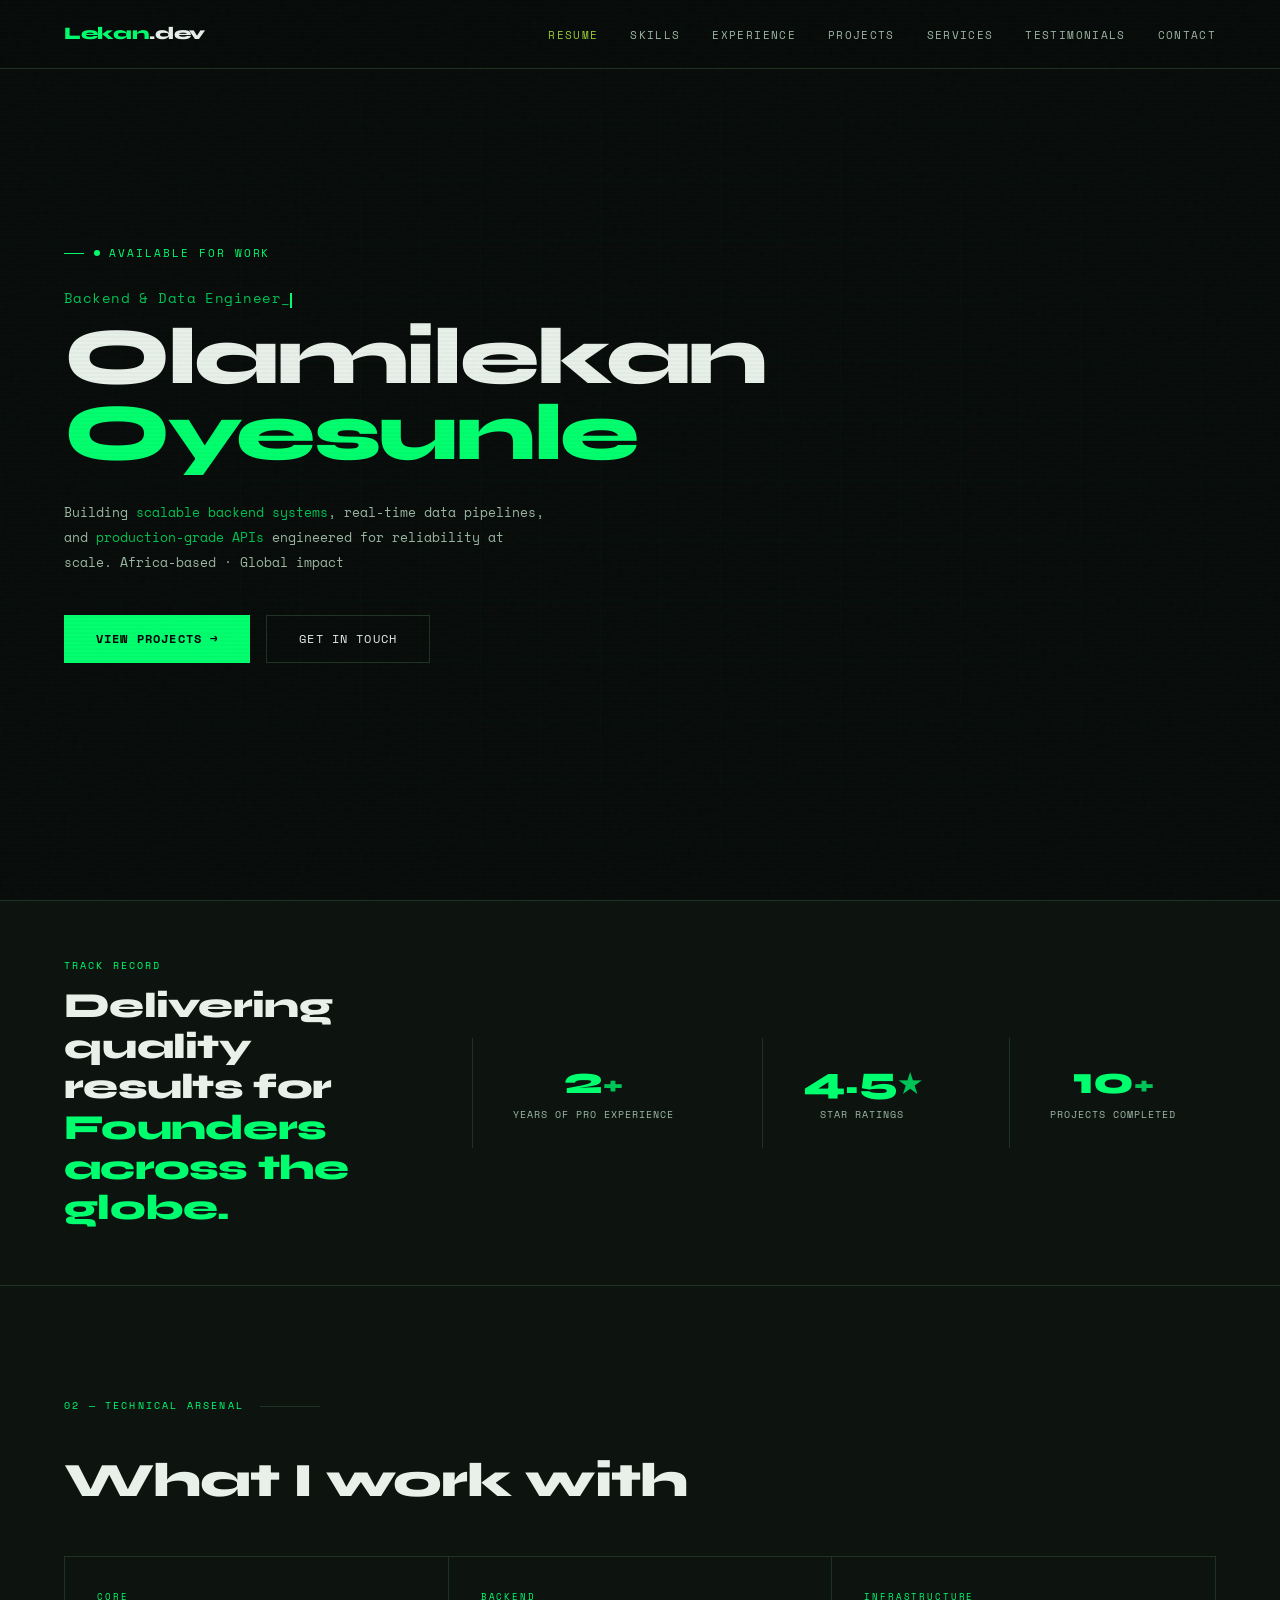
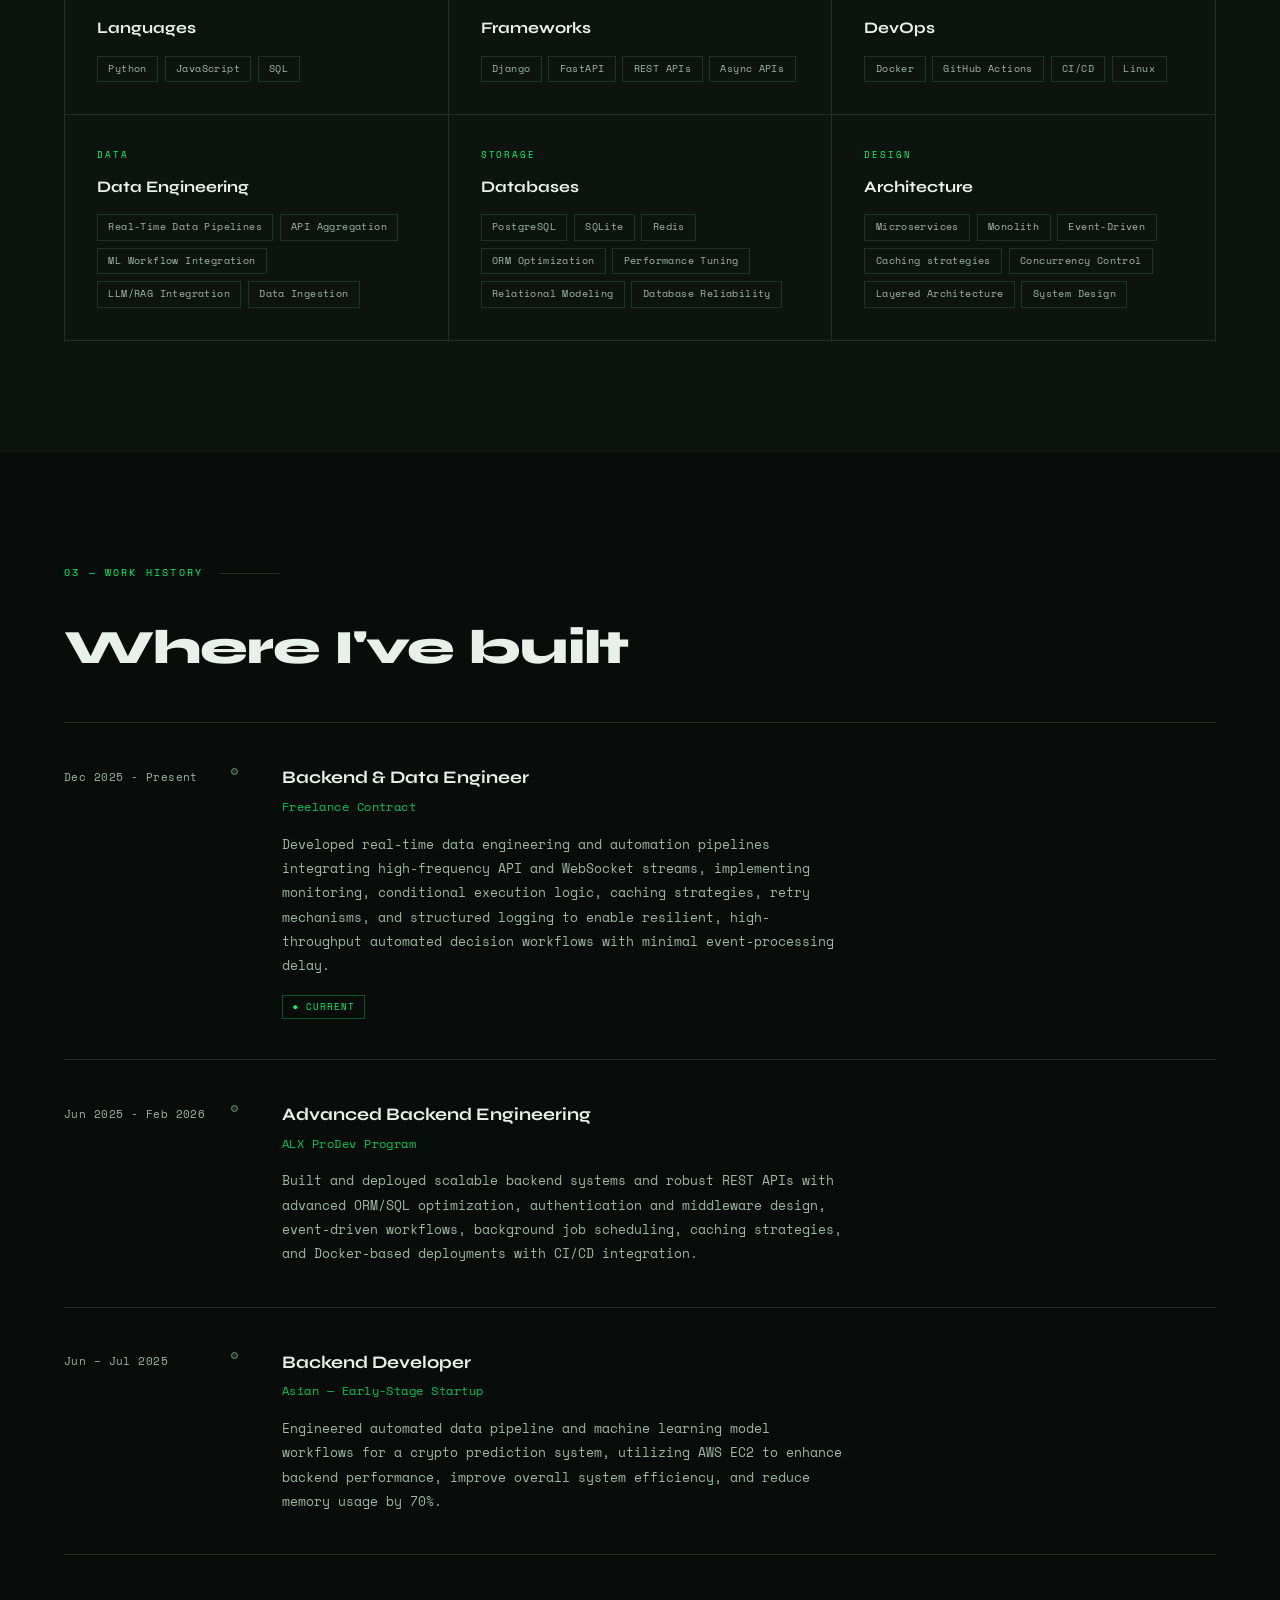
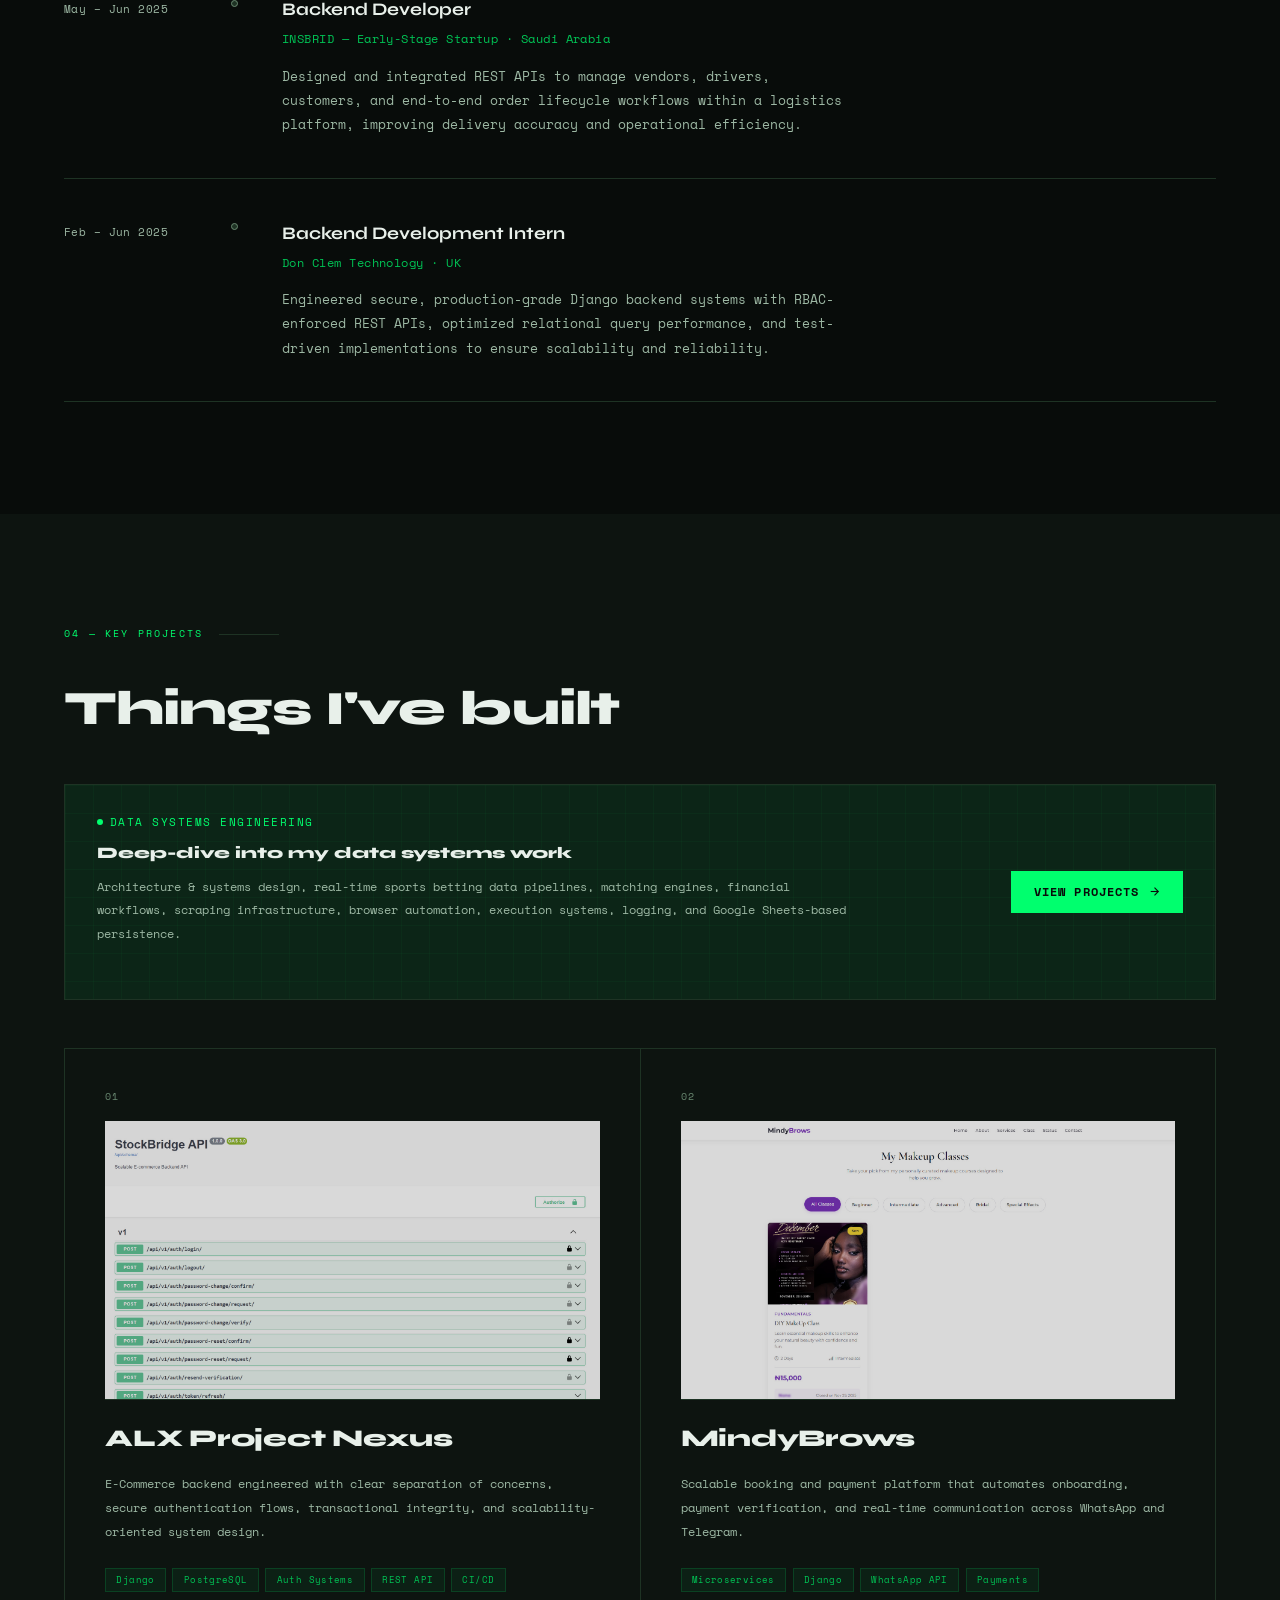
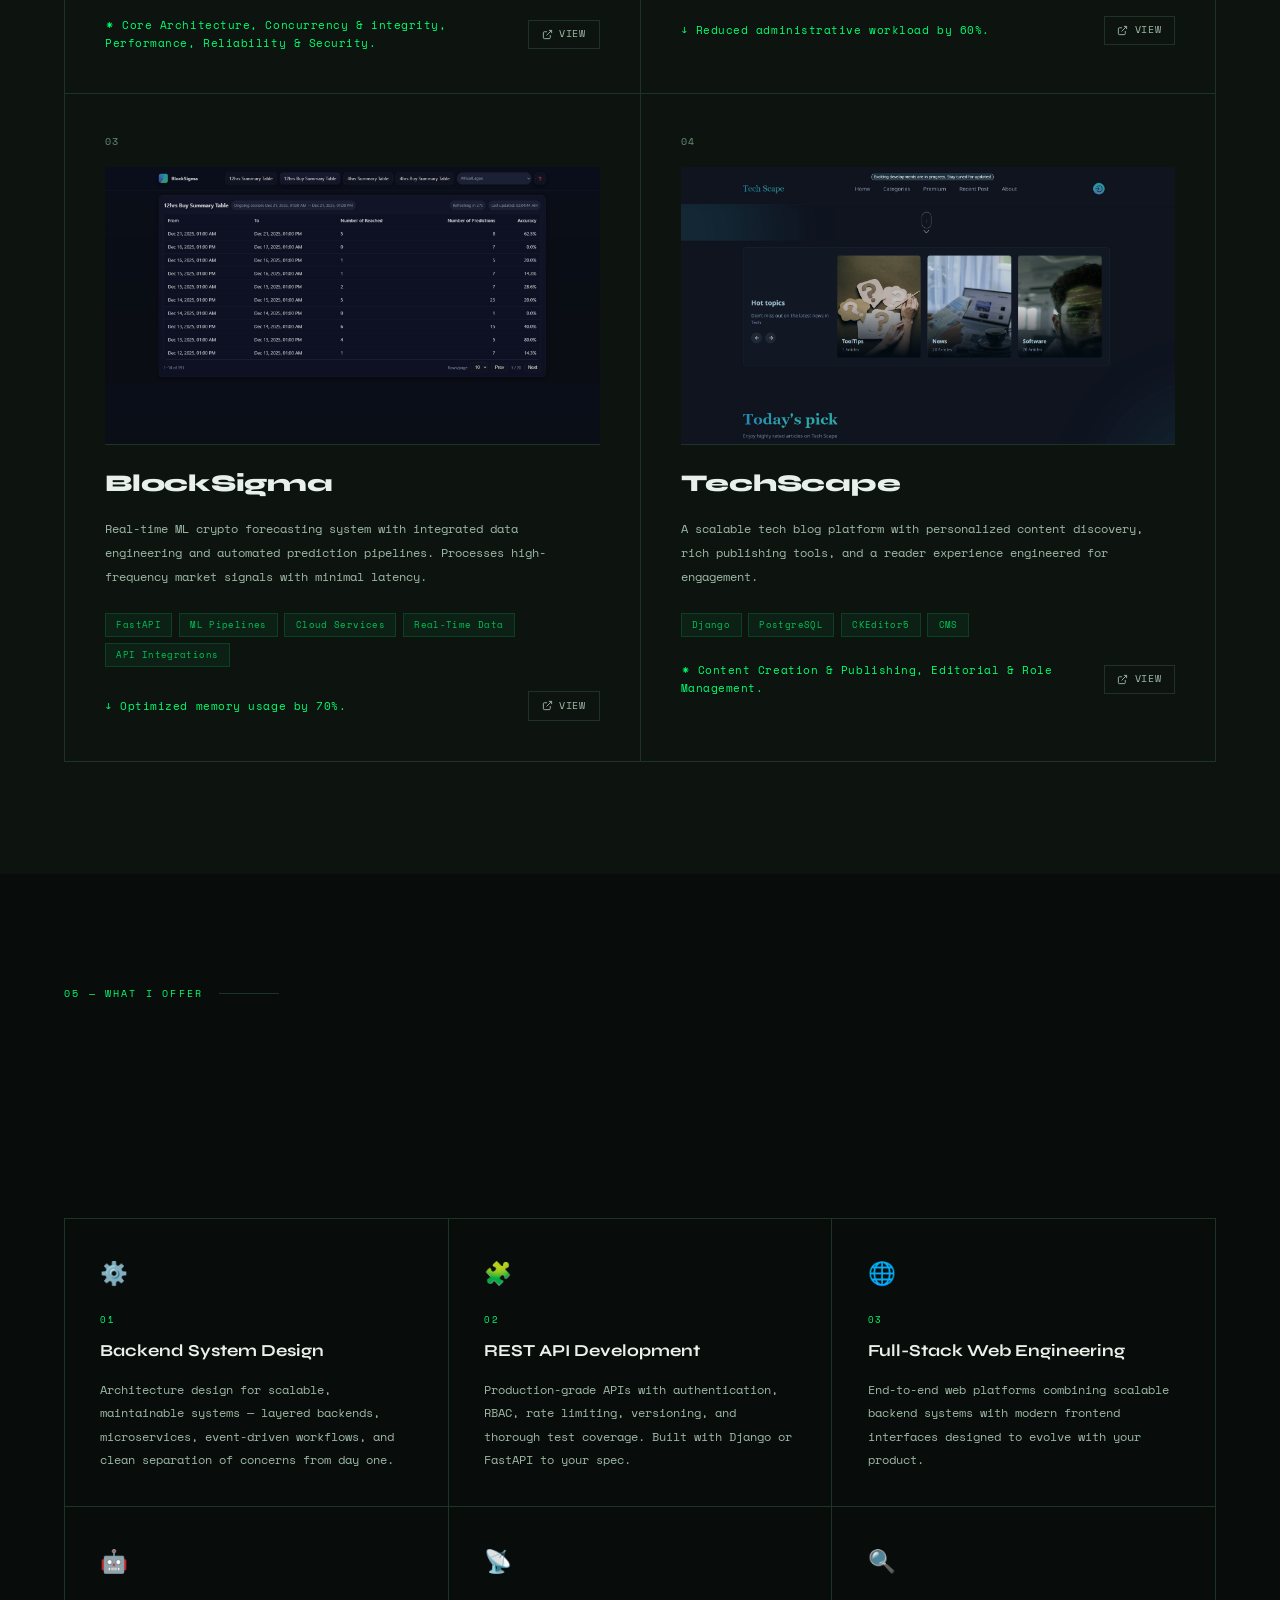
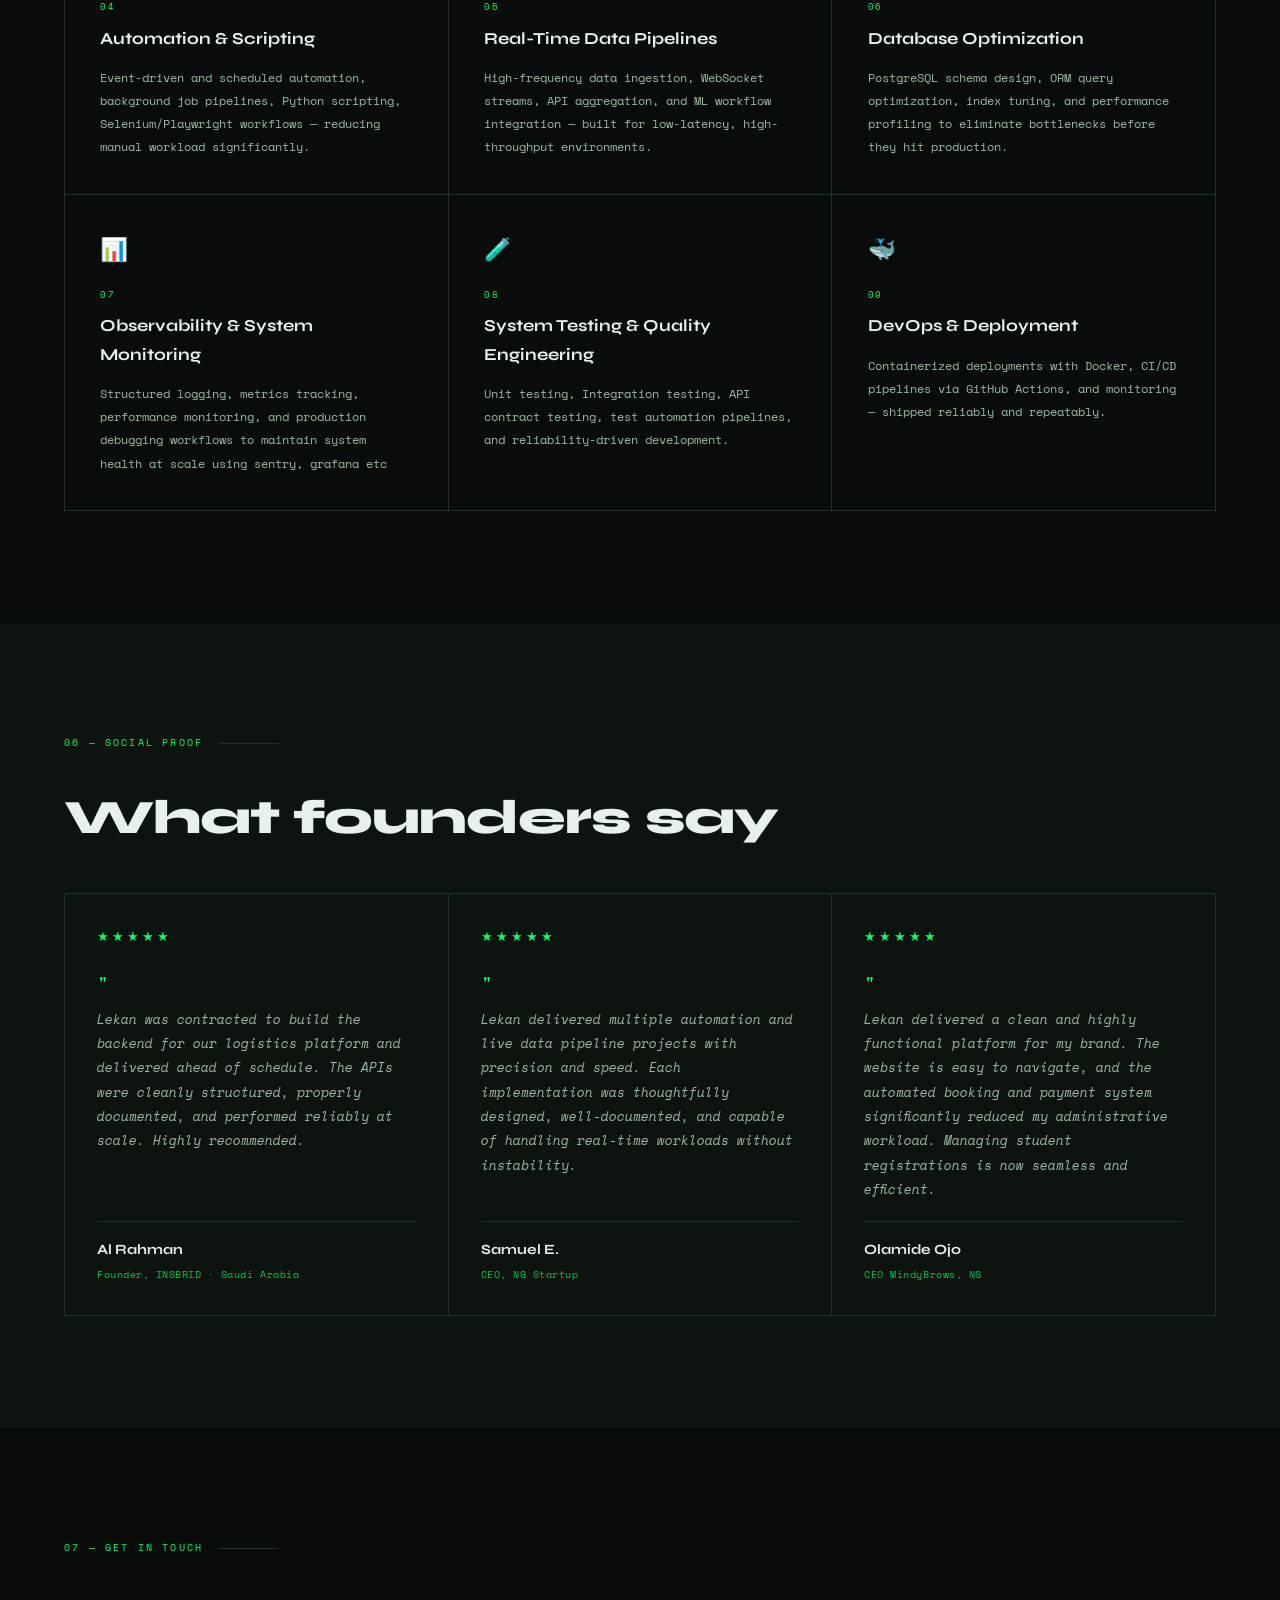
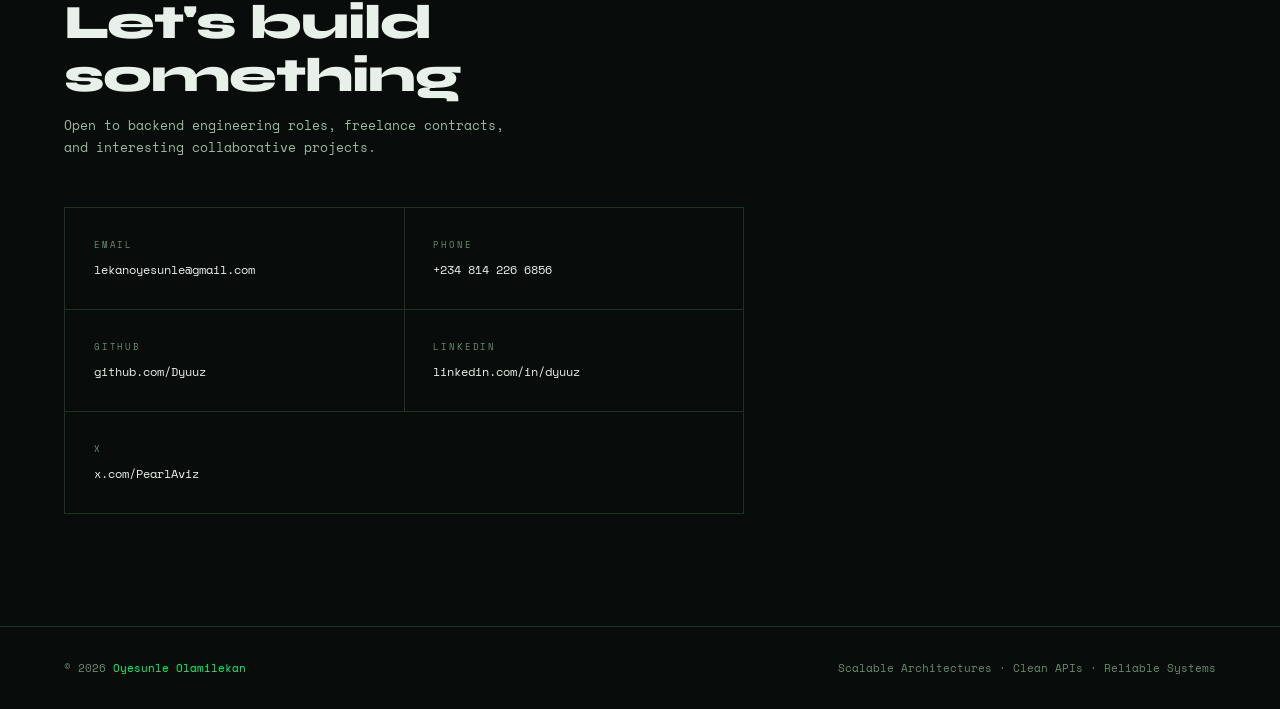
<file: index.html>
<!DOCTYPE html>
<html lang="en">
<head>
    <meta charset="UTF-8"/>
    <meta name="viewport" content="width=device-width, initial-scale=1.0"/>
    <link rel="preconnect" href="https://fonts.googleapis.com">
    <link href="https://fonts.googleapis.com/css2?family=Space+Mono:wght@400;700&family=Syne:wght@400;700;800&display=swap" rel="stylesheet">
    <link rel="preconnect" href="https://fonts.gstatic.com" crossorigin>
    <link rel='stylesheet' type='text/css' href='CSS/styles.css'>
    <link rel="icon" type="image/png" sizes="32x32" href="/avatar.jpeg">

    <title>Olamilekan Oyesunle | Backend & Data Engineer</title>
    <meta name="description" content="Backend and Data Engineer building scalable APIs, real-time data pipelines, and production-grade distributed systems." />
    <meta name="author" content="Olamilekan Oyesunle">
    <meta name="robots" content="index, follow">
    <link rel="canonical" href="https://lekanoyesunle.com/" />

    <meta property="og:type" content="website" />
    <meta property="og:site_name" content="Olamilekan Oyesunle Portfolio" />
    <meta property="og:title" content="Olamilekan Oyesunle — Backend & Data Engineer" />
    <meta property="og:description" content="Scalable systems. Real-time engineering. Clean architecture." />
    <meta property="og:image" content="https://lekanoyesunle.com/avatar.jpeg" />
    <meta property="og:url" content="https://lekanoyesunle.com" />

    <meta name="twitter:card" content="summary_large_image" />
    <meta name="twitter:title" content="Olamilekan Oyesunle — Backend & Data Engineer" />
    <meta name="twitter:description" content="Scalable backend systems and real-time data workflows." />
    <meta name="twitter:image" content="https://lekanoyesunle.com/avatar.jpeg" />

    <script async src="https://www.googletagmanager.com/gtag/js?id=G-55TB5JM8K6"></script>
    <script>
      window.dataLayer = window.dataLayer || [];
      function gtag(){dataLayer.push(arguments);}
      gtag('js', new Date());

      gtag('config', 'G-55TB5JM8K6');
    </script>

    <script type="application/ld+json">
      {
        "@context": "https://schema.org",
        "@type": "Person",
        "name": "Olamilekan Oyesunle",
        "url": "https://lekanoyesunle.com",
        "image": "https://lekanoyesunle.com/avatar.jpeg",
        "jobTitle": "Backend & Data Engineer",
        "description": "Backend and Data Engineer building scalable APIs, distributed systems, and real-time data pipelines.",
        "address": {
          "@type": "PostalAddress",
          "addressCountry": "NG"
        },
        "knowsAbout": [
          "Backend Development",
          "Data Engineering",
          "Django",
          "Python",
          "REST APIs",
          "Distributed Systems",
          "Real-time Data Pipelines"
        ],
        "sameAs": [
          "https://www.linkedin.com/in/dyuuz",
          "https://github.com/Dyuuz"
        ]
      }
    </script>
</head>
<body>

<nav>
  <div class="nav-logo">Lekan<span>.dev</span></div>
  <ul class="nav-links">
    <li class="nav-resume">
      <a href="/resume/LekanOyeCVJune26.pdf"
        download
        onclick="gtag('event', 'resume_download', {
          event_category: 'engagement',
          event_label: 'Navbar Resume'
        });">
        Resume
      </a>
    </li>
    <li class="nav-link"><a href="#skills" >Skills</a></li>
    <li class="nav-link"><a href="#experience">Experience</a></li>
    <li class="nav-link"><a href="#projects">Projects</a></li>
    <li class="nav-link"><a href="#services">Services</a></li>
    <li class="nav-link"><a href="#testimonials">Testimonials</a></li>
    <li class="nav-link"><a href="#contact">Contact</a></li>
  </ul>
</nav>

<!-- HERO -->
<section class="hero">
  <div class="hero-grid"></div>
  <div class="hero-glow"></div>
  <div class="hero-content">
    <div class="hero-tag"><div class="pulse"></div> Available for work</div>
    <div class="typed-wrap"><span id="typed-text"></span><span class="blink"></span></div>
    <h1 class="hero-name">Olamilekan<br><span class="accent">Oyesunle</span></h1>
    <p class="hero-desc">
      Building <span class="hl">scalable backend systems</span>, real-time data pipelines,
      and <span class="hl">production-grade APIs</span> engineered for reliability at scale.
      Africa-based · Global impact
    </p>
    <div class="hero-actions">
      <a href="#projects" class="btn-primary">View Projects →</a>
      <a href="#contact" class="btn-secondary">Get In Touch</a>
    </div>
  </div>
</section>

<!-- FOUNDER BANNER -->
<div class="founder-banner">
  <div class="founder-left">
    <div class="founder-label">Track Record</div>
    <div class="founder-headline">Delivering quality results for<br><span>Founders across the globe.</span></div>
  </div>
  <div class="founder-stat">
    <div class="founder-stat-num">2<span class="founder-stat-unit">+</span></div>
    <div class="founder-stat-label">Years of Pro Experience</div>
  </div>
  <div class="founder-stat">
    <div class="founder-stat-num">4.5<span class="founder-stat-unit">★</span></div>
    <div class="founder-stat-label">Star Ratings</div>
  </div>
  <div class="founder-stat">
    <div class="founder-stat-num">10<span class="founder-stat-unit">+</span></div>
    <div class="founder-stat-label">Projects Completed</div>
  </div>
</div>

<!-- SKILLS -->
<section id="skills">
  <div class="section-label">02 — Technical Arsenal</div>
  <h2 class="section-title reveal">What I work with</h2>
  <div class="skills-grid">
    <div class="skill-card reveal">
      <div class="skill-card-tag">Core</div>
      <h3>Languages</h3>
      <div class="skill-list"><span class="tag">Python</span><span class="tag">JavaScript</span><span class="tag">SQL</span></div>
    </div>
    <div class="skill-card reveal">
      <div class="skill-card-tag">Backend</div>
      <h3>Frameworks</h3>
      <div class="skill-list"><span class="tag">Django</span><span class="tag">FastAPI</span><span class="tag">REST APIs</span><span class="tag">Async APIs</span></div>
    </div>
    <div class="skill-card reveal">
      <div class="skill-card-tag">Infrastructure</div>
      <h3>DevOps</h3>
      <div class="skill-list"><span class="tag">Docker</span><span class="tag">GitHub Actions</span><span class="tag">CI/CD</span><span class="tag">Linux</span></div>
    </div>
    <div class="skill-card reveal">
      <div class="skill-card-tag">Data</div>
      <h3>Data Engineering</h3>
      <div class="skill-list"><span class="tag">Real-Time Data Pipelines</span><span class="tag">API Aggregation</span><span class="tag">ML Workflow Integration</span><span class="tag">LLM/RAG Integration</span><span class="tag">Data Ingestion</span></div>
    </div>
    <div class="skill-card reveal">
      <div class="skill-card-tag">Storage</div>
      <h3>Databases</h3>
      <div class="skill-list"><span class="tag">PostgreSQL</span><span class="tag">SQLite</span><span class="tag">Redis</span><span class="tag">ORM Optimization</span><span class="tag">Performance Tuning</span><span class="tag">Relational Modeling</span><span class="tag">Database Reliability</span></div>
    </div>
    <div class="skill-card reveal">
      <div class="skill-card-tag">Design</div>
      <h3>Architecture</h3>
      <div class="skill-list"><span class="tag">Microservices</span><span class="tag">Monolith</span><span class="tag">Event-Driven</span><span class="tag">Caching strategies</span><span class="tag">Concurrency Control</span><span class="tag">Layered Architecture</span><span class="tag">System Design</span></div>
    </div>
  </div>
</section>

<!-- EXPERIENCE -->
<section id="experience">
  <div class="section-label">03 — Work History</div>
  <h2 class="section-title reveal">Where I've built</h2>
  <div class="experience-list">

    <div class="exp-item reveal">
      <div class="exp-date">Dec 2025 - Present</div>
      <div class="exp-dot"></div>
      <div>
        <div class="exp-role">Backend & Data Engineer</div>
        <div class="exp-company">Freelance Contract</div>
        <p class="exp-desc">Developed real-time data engineering and automation pipelines integrating high-frequency API
        and WebSocket streams, implementing monitoring, conditional execution logic, caching
        strategies, retry mechanisms, and structured logging to enable resilient, high-throughput
        automated decision workflows with minimal event-processing delay.</p>
        <span class="exp-badge">● Current</span>
      </div>
    </div>

    <div class="exp-item reveal">
      <div class="exp-date">Jun 2025 - Feb 2026</div>
      <div class="exp-dot"></div>
      <div>
        <div class="exp-role">Advanced Backend Engineering</div>
        <div class="exp-company">ALX ProDev Program</div>
        <p class="exp-desc">Built and deployed scalable backend systems and robust REST APIs with advanced ORM/SQL
        optimization, authentication and middleware design, event-driven workflows, background job
        scheduling, caching strategies, and Docker-based deployments with CI/CD integration.</p>
      </div>
    </div>

    <div class="exp-item reveal">
      <div class="exp-date">Jun – Jul 2025</div>
      <div class="exp-dot"></div>
      <div>
        <div class="exp-role">Backend Developer</div>
        <div class="exp-company">Asian — Early-Stage Startup</div>
        <p class="exp-desc">Engineered automated data pipeline and machine learning model workflows for a crypto
            prediction system, utilizing AWS EC2 to enhance backend performance, improve overall system
            efficiency, and reduce memory usage by 70%.</p>
        <!-- <span class="exp-badge">↓ 70% memory usage</span> -->
      </div>
    </div>

    <div class="exp-item reveal">
      <div class="exp-date">May – Jun 2025</div>
      <div class="exp-dot"></div>
      <div>
        <div class="exp-role">Backend Developer</div>
        <div class="exp-company">INSBRID — Early-Stage Startup · Saudi Arabia</div>
        <p class="exp-desc">Designed and integrated REST APIs to manage vendors, drivers, customers, and end-to-end
        order lifecycle workflows within a logistics platform, improving delivery accuracy and
        operational efficiency.</p>
      </div>
    </div>

    <div class="exp-item reveal">
      <div class="exp-date">Feb – Jun 2025</div>
      <div class="exp-dot"></div>
      <div>
        <div class="exp-role">Backend Development Intern</div>
        <div class="exp-company">Don Clem Technology · UK</div>
        <p class="exp-desc">Engineered secure, production-grade Django backend systems with RBAC-enforced REST APIs,
        optimized relational query performance, and test-driven implementations to ensure scalability
        and reliability.</p>
      </div>
    </div>

  </div>
</section>

<!-- PROJECTS -->
<section id="projects">
  <div class="section-label">04 — Key Projects</div>
  <h2 class="section-title reveal">Things I've built</h2>

    <!-- DATA ENGINEERING SHOWCASE LINK -->
  <div class="de-showcase-banner reveal">
    <div class="de-showcase-left">
      <div class="de-showcase-tag">
        <span class="de-dot"></span> Data Systems Engineering
      </div>
      <div class="de-showcase-title">Deep-dive into my data systems work</div>
      <p class="de-showcase-desc">
        Architecture & systems design, real-time sports betting data pipelines, matching engines, 
        financial workflows, scraping infrastructure, browser automation, execution systems,
        logging, and Google Sheets-based persistence.
      </p>
    </div>
    <a href="/project/data-systems" class="de-showcase-btn">
      View Projects
      <svg width="13" height="13" viewBox="0 0 24 24" fill="none" stroke="currentColor" stroke-width="2"><path d="M5 12h14"/><path d="M12 5l7 7-7 7"/></svg>
    </a>
  </div>
  <div class="projects-grid">

    <div class="project-card reveal">
      <div class="project-num">01</div>
      <div class="project-img-wrap">
        <img src="/img/projects/alx_nexus/alx_nexus2.jpg" alt="ALX Project Nexus" class="project-img" loading="lazy" />
      </div>
      <div class="project-name">ALX Project Nexus</div>
      <p class="project-desc">E-Commerce backend engineered with clear separation of concerns, secure authentication flows, transactional integrity, and scalability-oriented system design.</p>
      <div class="project-tags">
        <span class="project-tag">Django</span><span class="project-tag">PostgreSQL</span><span class="project-tag">Auth Systems</span><span class="project-tag">REST API</span><span class="project-tag">CI/CD</span>
        <!-- <span class="project-tag">Architecture</span><span class="project-tag">Performance</span><span class="project-tag">Security</span> -->
      </div>

      <div class="project-footer">
        <div class="project-highlight">⁕ Core Architecture, Concurrency & integrity, Performance, Reliability & Security.</div>
        <a href="/project/alx-project-nexus" 
          target="_blank"
          class="project-link"
          onclick="gtag('event', 'project_click', {
            event_category: 'engagement',
            event_label: 'ALX Project Nexus',
            transport_type: 'beacon'
          });">
          <svg width="11" height="11" viewBox="0 0 24 24" fill="none" stroke="currentColor" stroke-width="2"><path d="M18 13v6a2 2 0 01-2 2H5a2 2 0 01-2-2V8a2 2 0 012-2h6"/><polyline points="15 3 21 3 21 9"/><line x1="10" y1="14" x2="21" y2="3"/></svg>
          View
        </a>
      </div>
    </div>

    <div class="project-card reveal">
      <div class="project-num">02</div>
      <div class="project-img-wrap">
        <img src="/img/projects/mindy_brows/mindy_class.jpg" alt="MindyBrows" class="project-img" loading="lazy" />
      </div>
      <div class="project-name">MindyBrows</div>
      <p class="project-desc">Scalable booking and payment platform that automates onboarding, payment verification, and real-time communication across WhatsApp and Telegram.</p>
      <div class="project-tags">
        <span class="project-tag">Microservices</span><span class="project-tag">Django</span><span class="project-tag">WhatsApp API</span><span class="project-tag">Payments</span>
      </div>
      <div class="project-footer">
        <div class="project-highlight">↓ Reduced administrative workload by 60%.</div>
        <a href="/project/mindybrows" 
        target="_blank" 
        class="project-link"
        onclick="gtag('event', 'project_click', {
            event_category: 'engagement',
            event_label: 'MindyBrows',
            transport_type: 'beacon'
          });">
          <svg width="11" height="11" viewBox="0 0 24 24" fill="none" stroke="currentColor" stroke-width="2"><path d="M18 13v6a2 2 0 01-2 2H5a2 2 0 01-2-2V8a2 2 0 012-2h6"/><polyline points="15 3 21 3 21 9"/><line x1="10" y1="14" x2="21" y2="3"/></svg>
          View
        </a>
      </div>
    </div>

    <div class="project-card reveal">
      <div class="project-num">03</div>
      <div class="project-img-wrap">
        <img src="/img/projects/blocksigma/Blocksigma1.jpg" alt="BlockSigma" class="project-img" loading="lazy" />
      </div>
      <div class="project-name">BlockSigma</div>
      <p class="project-desc">Real-time ML crypto forecasting system with integrated data engineering and automated prediction pipelines. Processes high-frequency market signals with minimal latency.</p>
      <div class="project-tags">
        <span class="project-tag">FastAPI</span><span class="project-tag">ML Pipelines</span><span class="project-tag">Cloud Services</span><span class="project-tag">Real-Time Data</span><span class="project-tag">API Integrations</span>
      </div>
      <div class="project-footer">
        <div class="project-highlight">↓ Optimized memory usage by 70%.</div>
        <a href="/project/blocksigma" 
          target="_blank" 
          class="project-link"
          onclick="gtag('event', 'project_click', {
            event_category: 'engagement',
            event_label: 'BlockSigma',
            transport_type: 'beacon'
          });">
          <svg width="11" height="11" viewBox="0 0 24 24" fill="none" stroke="currentColor" stroke-width="2"><path d="M18 13v6a2 2 0 01-2 2H5a2 2 0 01-2-2V8a2 2 0 012-2h6"/><polyline points="15 3 21 3 21 9"/><line x1="10" y1="14" x2="21" y2="3"/></svg>
          View
        </a>
      </div>
    </div>

    <div class="project-card reveal">
      <div class="project-num">04</div>
      <div class="project-img-wrap">
        <img src="/img/projects/techscape/TecscapeTopics.jpg" alt="Tecscape" class="project-img" loading="lazy" />
      </div>
      <div class="project-name">TechScape</div>
      <p class="project-desc">A scalable tech blog platform with personalized content discovery, rich publishing tools, and a reader experience engineered for engagement.</p>
      <div class="project-tags">
        <span class="project-tag">Django</span><span class="project-tag">PostgreSQL</span><span class="project-tag">CKEditor5</span><span class="project-tag">CMS</span>
      </div>
      <div class="project-footer">
        <div class="project-highlight">⁕ Content Creation & Publishing, Editorial & Role Management.</div>
        <a href="/project/techscape" 
          target="_blank" 
          class="project-link"
          onclick="gtag('event', 'project_click', {
            event_category: 'engagement',
            event_label: 'TechScape',
            transport_type: 'beacon'
          });">
          <svg width="11" height="11" viewBox="0 0 24 24" fill="none" stroke="currentColor" stroke-width="2"><path d="M18 13v6a2 2 0 01-2 2H5a2 2 0 01-2-2V8a2 2 0 012-2h6"/><polyline points="15 3 21 3 21 9"/><line x1="10" y1="14" x2="21" y2="3"/></svg>
          View
        </a>
      </div>
    </div>

  </div>
</section>

<!-- SERVICES -->
<section id="services">
  <div class="section-label">05 — What I Offer</div>
  <h2 class="section-title reveal">My Services</h2>
  <p class="reveal" style="color:var(--muted);font-size:0.82rem;max-width:500px;margin-bottom:0;">From zero to production — I design and build scalable backend systems and the infrastructure that powers modern web platforms.</p>
  <div class="services-grid">

    <div class="service-card reveal">
      <div class="service-icon">⚙️</div>
      <div class="service-num">01</div>
      <div class="service-name">Backend System Design</div>
      <p class="service-desc">Architecture design for scalable, maintainable systems — layered backends, microservices, event-driven workflows, and clean separation of concerns from day one.</p>
    </div>

    <div class="service-card reveal">
      <div class="service-icon">🧩</div>
      <div class="service-num">02</div>
      <div class="service-name">REST API Development</div>
      <p class="service-desc">Production-grade APIs with authentication, RBAC, rate limiting, versioning, and thorough test coverage. Built with Django or FastAPI to your spec.</p>
    </div>

    <div class="service-card reveal">
      <div class="service-icon">🌐</div>
      <div class="service-num">03</div>
      <div class="service-name">Full-Stack Web Engineering</div>
      <p class="service-desc">End-to-end web platforms combining scalable backend systems with modern frontend interfaces designed to evolve with your product.</p>
    </div>

    <div class="service-card reveal">
      <div class="service-icon">🤖</div>
      <div class="service-num">04</div>
      <div class="service-name">Automation & Scripting</div>
      <p class="service-desc">Event-driven and scheduled automation, background job pipelines, Python scripting, Selenium/Playwright workflows — reducing manual workload significantly.</p>
    </div>

    <div class="service-card reveal">
      <div class="service-icon">📡</div>
      <div class="service-num">05</div>
      <div class="service-name">Real-Time Data Pipelines</div>
      <p class="service-desc">High-frequency data ingestion, WebSocket streams, API aggregation, and ML workflow integration — built for low-latency, high-throughput environments.</p>
    </div>

    <div class="service-card reveal">
      <div class="service-icon">🔍</div>
      <div class="service-num">06</div>
      <div class="service-name">Database Optimization</div>
      <p class="service-desc">PostgreSQL schema design, ORM query optimization, index tuning, and performance profiling to eliminate bottlenecks before they hit production.</p>
    </div>

    <div class="service-card reveal">
      <div class="service-icon">📊</div>
      <div class="service-num">07</div>
      <div class="service-name">Observability & System Monitoring</div>
      <p class="service-desc">Structured logging, metrics tracking, performance monitoring, and production debugging workflows to maintain system health at scale using sentry, grafana etc</p>
    </div>

    <div class="service-card reveal">
      <div class="service-icon">🧪</div>
      <div class="service-num">08</div>
      <div class="service-name">System Testing & Quality Engineering</div>
      <p class="service-desc">Unit testing, Integration testing, API contract testing, test automation pipelines, and reliability-driven development.</p>
    </div>

    <div class="service-card reveal">
      <div class="service-icon">🐳</div>
      <div class="service-num">09</div>
      <div class="service-name">DevOps & Deployment</div>
      <p class="service-desc">Containerized deployments with Docker, CI/CD pipelines via GitHub Actions, and monitoring — shipped reliably and repeatably.</p>
    </div>

  </div>
</section>

<!-- TESTIMONIALS -->
<section id="testimonials">
  <div class="section-label">06 — Social Proof</div>
  <h2 class="section-title reveal">What founders say</h2>
  <div class="testi-grid">

    <div class="testi-card reveal">
      <div class="testi-stars">
        <span class="star">★</span><span class="star">★</span><span class="star">★</span><span class="star">★</span><span class="star">★</span>
      </div>
      <p class="testi-quote">Lekan was contracted to build the backend for our logistics platform and delivered ahead of schedule. The APIs were cleanly structured, properly documented, and performed reliably at scale. Highly recommended.</p>
      <div class="testi-author">
        <span class="testi-name">Al Rahman</span>
        <span class="testi-role">Founder, INSBRID · Saudi Arabia</span>
      </div>
    </div>

    <div class="testi-card reveal">
      <div class="testi-stars">
        <span class="star">★</span><span class="star">★</span><span class="star">★</span><span class="star">★</span><span class="star">★</span>
      </div>
      <p class="testi-quote">Lekan delivered multiple automation and live data pipeline projects with precision and speed. Each implementation was thoughtfully designed, well-documented, and capable of handling real-time workloads without instability.</p>
      <div class="testi-author">
        <span class="testi-name">Samuel E.</span>
        <span class="testi-role">CEO, NG Startup</span>
      </div>
    </div>

    <div class="testi-card reveal">
      <div class="testi-stars">
        <span class="star">★</span><span class="star">★</span><span class="star">★</span><span class="star">★</span><span class="star">★</span>
      </div>
      <p class="testi-quote">Lekan delivered a clean and highly functional platform for my brand. The website is easy to navigate, and the automated booking and payment system significantly reduced my administrative workload. Managing student registrations is now seamless and efficient.</p>
      <div class="testi-author">
        <span class="testi-name">Olamide Ojo</span>
        <span class="testi-role">CEO MindyBrows, NG</span>
      </div>
    </div>

  </div>
</section>

<!-- CONTACT -->
<section id="contact">
  <div class="section-label">07 — Get In Touch</div>
  <div class="contact-inner">
    <h2 class="section-title reveal">Let's build something</h2>
    <p class="reveal" style="color:var(--muted);font-size:0.8rem;margin:0.8rem 0 0;max-width:440px;">Open to backend engineering roles, freelance contracts, and interesting collaborative projects.</p>
    <div class="contact-grid">
      <div class="contact-item reveal">
        <span class="contact-item-label">Email</span>
        <a href="mailto:lekanoyesunle@gmail.com">lekanoyesunle@gmail.com</a>
      </div>
      <div class="contact-item reveal">
        <span class="contact-item-label">Phone</span>
        <a href="tel:+2348142266856">+234 814 226 6856</a>
      </div>
      <div class="contact-item reveal">
        <span class="contact-item-label">GitHub</span>
        <a href="https://github.com/Dyuuz" target="_blank">github.com/Dyuuz</a>
      </div>
      <div class="contact-item reveal">
        <span class="contact-item-label">LinkedIn</span>
        <a href="https://www.linkedin.com/in/dyuuz" target="_blank">linkedin.com/in/dyuuz</a>
      </div>
      <div class="contact-item reveal" style="grid-column:1/-1;">
        <span class="contact-item-label">X</span>
        <a href="https://x.com/PearlAviz" target="_blank">x.com/PearlAviz</a>
      </div>
    </div>
  </div>
</section>

<footer>
  <span>© 2026 <span class="footer-green">Oyesunle Olamilekan</span></span>
  <span>Scalable Architectures · Clean APIs · Reliable Systems</span>
</footer>

<script src='JS/index.js'></script>
</body>
</html>
</file>
<file: CSS/styles.css>
:root {
    --bg: #080c0a;
    --surface: #0d1410;
    --border: #1e3324;
    --green: #00ff6e;
    --green-dim: #00c455;
    --green-muted: rgba(0,255,110,0.07);
    --text: #e8f0ea;
    --muted: #9db8a4;       /* BRIGHTENED — was #5a7060 */
    --muted-dim: #6a8a72;   /* mid tone for secondary use */
    --mono: 'Space Mono', monospace;
    --sans: 'Syne', sans-serif;
}

*, *::before, *::after { box-sizing: border-box; margin: 0; padding: 0; }
html { scroll-behavior: smooth; }

* {
  cursor: default;
}

a, button {
  cursor: pointer;
}

body {
    background: var(--bg);
    color: var(--text);
    font-family: var(--mono);
    font-size: 14px;
    line-height: 1.7;
    overflow-x: hidden;
    cursor: pointer;
}

body::before {
content: ''; position: fixed; inset: 0;
background-image: url("data:image/svg+xml,%3Csvg viewBox='0 0 200 200' xmlns='http://www.w3.org/2000/svg'%3E%3Cfilter id='n'%3E%3CfeTurbulence type='fractalNoise' baseFrequency='0.85' numOctaves='4' stitchTiles='stitch'/%3E%3C/filter%3E%3Crect width='100%25' height='100%25' filter='url(%23n)' opacity='0.05'/%3E%3C/svg%3E");
pointer-events: none; z-index: 1000; opacity: 0.4;
}
body::after {
content: ''; position: fixed; inset: 0;
background: repeating-linear-gradient(0deg,transparent,transparent 2px,rgba(0,0,0,0.02) 2px,rgba(0,0,0,0.02) 4px);
pointer-events: none; z-index: 999;
}

/* NAV */
nav {
position: fixed; top: 0; left: 0; right: 0; z-index: 200;
display: flex; justify-content: space-between; align-items: center;
padding: 1.2rem 4rem;
background: rgba(8,12,10,0.92); backdrop-filter: blur(16px);
border-bottom: 1px solid var(--border);
}
.nav-logo { font-family: var(--sans); font-weight: 800; font-size: 1.1rem; color: var(--green); letter-spacing: -0.02em; }
.nav-logo span { color: var(--text); }
.nav-links { display: flex; gap: 2rem; list-style: none; }
.nav-links a { color: var(--muted); text-decoration: none; font-size: 0.7rem; letter-spacing: 0.12em; text-transform: uppercase; transition: color 0.2s; cursor: pointer; }
.nav-links a:hover { color: var(--green); }
.nav-resume a {color: yellowgreen;}

/* HERO */
.hero { min-height: 100vh; display: flex; align-items: center; padding: 0 4rem; position: relative; overflow: hidden; }
.hero-grid {
position: absolute; inset: 0;
background-image: linear-gradient(rgba(0,255,110,0.025) 1px,transparent 1px), linear-gradient(90deg,rgba(0,255,110,0.025) 1px,transparent 1px);
background-size: 60px 60px;
mask-image: radial-gradient(ellipse 80% 80% at 50% 50%, black 30%, transparent 100%);
}
.hero-glow {
position: absolute; width: 600px; height: 600px;
/* background: radial-gradient(circle, rgba(0,255,110,0.06) 0%, transparent 70%); */
background: radial-gradient(circle, rgba(0, 255, 110, 0) 0%, transparent 70%);
top: 50%; left: 60%; transform: translate(-50%,-50%); pointer-events: none;
}
.hero-content { position: relative; max-width: 900px; }
.hero-tag {
display: inline-flex; align-items: center; gap: 0.6rem;
font-size: 0.68rem; letter-spacing: 0.18em; text-transform: uppercase;
color: var(--green); margin-bottom: 1.5rem;
}
.hero-tag::before { content: ''; width: 20px; height: 1px; background: var(--green); }
.pulse { width: 6px; height: 6px; border-radius: 50%; background: var(--green); animation: pulse 2s ease-in-out infinite; }
@keyframes pulse { 0%,100%{opacity:1;transform:scale(1)} 50%{opacity:0.4;transform:scale(0.7)} }
.hero-name { font-family: var(--sans); font-size: clamp(2.4rem, 9vw, 5rem); font-weight: 800; line-height: 0.95; letter-spacing: -0.03em; margin-bottom: 0.5rem; }
.hero-name .accent { color: var(--green); }
.typed-wrap { font-size: 0.9rem; color: var(--green-dim); margin-bottom: 0.5rem; letter-spacing: 0.03em; }
#typed-text { display: inline; }
.blink { display: inline-block; width: 2px; height: 1.1em; background: var(--green); vertical-align: text-bottom; animation: blink 1s step-end infinite; }
@keyframes blink { 50%{opacity:0} }
.hero-desc { font-size: 0.82rem; color: var(--muted); margin: 1.8rem 0 2.5rem; max-width: 480px; line-height: 1.9; }
.hero-desc .hl { color: var(--green-dim); }
.hero-actions { display: flex; gap: 1rem; flex-wrap: wrap; }

.btn-primary {
display: inline-flex; align-items: center; gap: 0.5rem; padding: 0.85rem 2rem;
background: var(--green); color: #000; font-family: var(--mono); font-size: 0.72rem;
font-weight: 700; letter-spacing: 0.1em; text-transform: uppercase; text-decoration: none;
border: none; cursor: pointer; transition: transform 0.2s, box-shadow 0.2s;
}
.btn-primary:hover { transform: translate(-3px,-3px); box-shadow: 3px 3px 0 #009940; }
.btn-secondary {
display: inline-flex; align-items: center; gap: 0.5rem; padding: 0.85rem 2rem;
background: transparent; color: var(--text); font-family: var(--mono); font-size: 0.72rem;
letter-spacing: 0.1em; text-transform: uppercase; text-decoration: none;
border: 1px solid var(--border); cursor: pointer; transition: border-color 0.2s, color 0.2s, transform 0.2s;
}
.btn-secondary:hover { border-color: var(--green); color: var(--green); transform: translate(-3px,-3px); }

/* FOUNDER BANNER */
.founder-banner {
background: var(--surface);
border-top: 1px solid var(--border);
border-bottom: 1px solid var(--border);
padding: 3.5rem 4rem;
display: flex; align-items: center; justify-content: space-between; gap: 3rem;
flex-wrap: wrap;
}
.founder-left { flex: 1; min-width: 260px; }
.founder-label { font-size: 0.6rem; letter-spacing: 0.22em; text-transform: uppercase; color: var(--green); margin-bottom: 0.8rem; }
.founder-headline {
font-family: var(--sans); font-size: clamp(1.4rem, 3vw, 2.2rem);
font-weight: 800; letter-spacing: -0.02em; line-height: 1.15; color: var(--text);
}
.founder-headline span { color: var(--green); }
.founder-stats { display: flex; gap: 0; }
.founder-stat {
padding: 1.5rem 2.5rem; border-left: 1px solid var(--border);
text-align: center; transition: background 0.2s;
}
.founder-stat:first-child { border-left: none; }
.founder-stat:hover { background: var(--green-muted); }
.founder-stat-num { font-family: var(--sans); font-size: 2.4rem; font-weight: 800; color: var(--green); line-height: 1; }
.founder-stat-unit { color: var(--green-dim); font-size: 1.6rem; }
.founder-stat-label { font-size: 0.62rem; letter-spacing: 0.1em; text-transform: uppercase; color: var(--muted); margin-top: 0.4rem; }

/* SECTION */
section { padding: 7rem 4rem; }
.section-label { font-size: 0.62rem; letter-spacing: 0.22em; text-transform: uppercase; color: var(--green); margin-bottom: 2.5rem; display: flex; align-items: center; gap: 1rem; }
.section-label::after { content: ''; flex: 1; height: 1px; background: var(--border); max-width: 60px; }
.section-title { font-family: var(--sans); font-size: clamp(1.8rem,4vw,3rem); font-weight: 800; letter-spacing: -0.02em; margin-bottom: 0.5rem; line-height: 1.1; }

/* SKILLS */
#skills { background: var(--surface); }
.skills-grid { display: grid; grid-template-columns: repeat(3,1fr); gap: 1px; background: var(--border); border: 1px solid var(--border); margin-top: 3rem; }
.skill-card { background: var(--surface); padding: 2rem; transition: background 0.25s; }
.skill-card:hover { background: var(--green-muted); }
.skill-card-tag { font-size: 0.58rem; letter-spacing: 0.2em; text-transform: uppercase; color: var(--green); margin-bottom: 0.6rem; }
.skill-card h3 { font-family: var(--sans); font-size: 1rem; font-weight: 700; margin-bottom: 0.9rem; }
.skill-list { display: flex; flex-wrap: wrap; gap: 0.4rem; }
.tag { font-size: 0.62rem; padding: 0.25rem 0.65rem; border: 1px solid var(--border); color: var(--muted); letter-spacing: 0.04em; transition: border-color 0.2s, color 0.2s; }
.skill-card:hover .tag { border-color: rgba(0,255,110,0.2); color: var(--text); }

/* EXPERIENCE */
.experience-list { margin-top: 3rem; }
.exp-item { display: grid; grid-template-columns: 170px 1fr; gap: 3rem; padding: 2.5rem 0; border-bottom: 1px solid var(--border); position: relative; }
.exp-item:first-child { border-top: 1px solid var(--border); }
.exp-dot { position: absolute; left: 167px; top: 2.8rem; width: 7px; height: 7px; border-radius: 50%; background: var(--border); border: 1px solid var(--muted-dim); transition: background 0.2s, border-color 0.2s; }
.exp-item:hover .exp-dot { background: var(--green); border-color: var(--green); }
.exp-date { font-size: 0.68rem; color: var(--muted); padding-top: 0.3rem; letter-spacing: 0.04em; }
.exp-role { font-family: var(--sans); font-size: 1.1rem; font-weight: 700; margin-bottom: 0.25rem; }
.exp-company { font-size: 0.72rem; color: var(--green-dim); margin-bottom: 1rem; letter-spacing: 0.04em; }
.exp-desc { font-size: 0.8rem; color: var(--muted); line-height: 1.9; max-width: 560px; }
.exp-badge { display: inline-block; font-size: 0.58rem; padding: 0.2rem 0.6rem; border: 1px solid rgba(0,255,110,0.3); color: var(--green); letter-spacing: 0.1em; text-transform: uppercase; margin-top: 1rem; }
.exp-item:hover .exp-desc {
  color: var(--text);
}

/* PROJECTS */
#projects { background: var(--surface); }
.projects-grid { display: grid; grid-template-columns: repeat(2,1fr); gap: 1px; background: var(--border); border: 1px solid var(--border); margin-top: 3rem; }
.project-card { background: var(--surface); padding: 2.5rem; position: relative; overflow: hidden; transition: background 0.3s; cursor: pointer; }
.project-card::after { content: ''; position: absolute; bottom: 0; left: 0; width: 100%; height: 2px; background: var(--green); transform: scaleX(0); transform-origin: left; transition: transform 0.35s ease; }
.project-card:hover { background: var(--green-muted); }
/* .project-card:hover::after { transform: scaleX(1); } */
.project-num { font-size: 0.62rem; color: var(--muted-dim); letter-spacing: 0.12em; margin-bottom: 1rem; }
.project-name { font-family: var(--sans); font-size: 1.5rem; font-weight: 800; margin-bottom: 0.8rem; letter-spacing: -0.01em; }
.project-desc { font-size: 0.78rem; color: var(--muted); line-height: 1.9; margin-bottom: 1.5rem; }
.project-tags { display: flex; flex-wrap: wrap; gap: 0.4rem; margin-bottom: 1.5rem; }
.project-tag { font-size: 0.58rem; padding: 0.2rem 0.65rem; background: rgba(0,255,110,0.05); color: var(--green-dim); border: 1px solid rgba(0,255,110,0.15); letter-spacing: 0.04em; }
.project-footer { display: flex; align-items: center; justify-content: space-between; }
.project-highlight { font-size: 0.68rem; color: var(--green); letter-spacing: 0.05em; }
.project-link {
display: inline-flex; align-items: center; gap: 0.4rem;
font-size: 0.65rem; color: var(--muted); text-decoration: none;
border: 1px solid var(--border); padding: 0.3rem 0.8rem;
letter-spacing: 0.06em; text-transform: uppercase;
transition: color 0.2s, border-color 0.2s; cursor: pointer;
}
.project-link:hover { color: var(--green); border-color: var(--green); }
.project-link svg { transition: transform 0.2s; }
.project-link:hover svg { transform: translate(2px,-2px); }
.project-card:hover .project-desc {
  color: var(--text);
}
.project-card:hover .project-num {
  color: var(--text);
}

/* SERVICES */
#services { }
.services-grid { display: grid; grid-template-columns: repeat(3,1fr); gap: 1px; background: var(--border); border: 1px solid var(--border); margin-top: 3rem; }
.service-card { background: var(--bg); padding: 2.2rem; transition: background 0.25s; position: relative; overflow: hidden; }
.service-card:hover { background: var(--green-muted); }
.service-icon { font-size: 1.4rem; margin-bottom: 1.2rem; filter: grayscale(0); }
.service-num { font-size: 0.58rem; letter-spacing: 0.2em; text-transform: uppercase; color: var(--green); margin-bottom: 0.6rem; }
.service-name { font-family: var(--sans); font-size: 1.05rem; font-weight: 700; margin-bottom: 0.8rem; }
.service-desc { font-size: 0.78rem; color: var(--muted); line-height: 1.85; }
.service-card:hover .service-desc {
  color: var(--text);
}
.service-card::before {
content: ''; position: absolute; top: 0; left: 0; width: 3px; height: 0;
background: var(--green); transition: height 0.3s ease;
}
/* .service-card:hover::before { height: 100%; } */

/* TESTIMONIALS */
#testimonials { background: var(--surface); }
.testi-grid { display: grid; grid-template-columns: repeat(3,1fr); gap: 1px; background: var(--border); border: 1px solid var(--border); margin-top: 3rem; }
.testi-card { background: var(--surface); padding: 2rem; display: flex; flex-direction: column; gap: 1.2rem; transition: background 0.25s; }
.testi-card:hover { background: var(--green-muted); }
.testi-stars { display: flex; gap: 3px; }
.star { color: var(--green); font-size: 0.8rem; }
.testi-quote { font-size: 0.8rem; color: var(--muted); line-height: 1.9; font-style: italic; flex: 1; }
.testi-quote::before { content: '"'; color: var(--green); font-size: 1.2rem; font-style: normal; display: block; margin-bottom: 0.3rem; }
.testi-author { display: flex; flex-direction: column; gap: 0.2rem; padding-top: 1rem; border-top: 1px solid var(--border); }
.testi-name { font-family: var(--sans); font-size: 0.88rem; font-weight: 700; }
.testi-role { font-size: 0.65rem; color: var(--green-dim); letter-spacing: 0.05em; }
.testi-card:hover .testi-quote {
  color: var(--text);
}

/* CONTACT */
.contact-inner { max-width: 680px; }
.contact-grid { display: grid; grid-template-columns: 1fr 1fr; gap: 1px; background: var(--border); border: 1px solid var(--border); margin-top: 3rem; }
.contact-item { background: var(--bg); padding: 1.8rem; display: flex; flex-direction: column; gap: 0.4rem; transition: background 0.2s; }
.contact-item:hover { background: var(--green-muted); }
.contact-item-label { font-size: 0.58rem; letter-spacing: 0.2em; text-transform: uppercase; color: var(--muted-dim); }
.contact-item a { color: var(--text); text-decoration: none; font-size: 0.78rem; transition: color 0.2s; cursor: pointer; }
.contact-item:hover a { color: var(--green); }

footer { border-top: 1px solid var(--border); padding: 2rem 4rem; display: flex; justify-content: space-between; align-items: center; font-size: 0.68rem; color: var(--muted-dim); }
.footer-green { color: var(--green); }

.reveal { opacity: 0; transform: translateY(28px); transition: opacity 0.65s ease, transform 0.65s ease; }
.reveal.visible { opacity: 1; transform: translateY(0); }

/* RESPONSIVE */
@media (max-width: 1024px) {
.services-grid { grid-template-columns: repeat(2,1fr); }
.testi-grid { grid-template-columns: repeat(2,1fr); }
}
@media (max-width: 990px) {
.nav-resume a {color: white;}
.nav-link { display: none; }
}
@media (max-width: 768px) {
.skills-grid { grid-template-columns: 1fr 1fr; }
.projects-grid { grid-template-columns: 1fr; }
.founder-stats { flex-wrap: wrap; }
.founder-stat { border-left: none; border-top: 1px solid var(--border); flex: 1 1 120px; }
}
@media (max-width: 640px) {
nav { padding: 1rem 1.5rem; }
section { padding: 5rem 1.5rem; }
.hero { padding: 0 1.5rem; }
.founder-banner { padding: 2.5rem 1.5rem; }
.skills-grid { grid-template-columns: 1fr; }
.services-grid { grid-template-columns: 1fr; }
.testi-grid { grid-template-columns: 1fr; }
.exp-item { grid-template-columns: 1fr; gap: 0.5rem; }
.exp-dot { display: none; }
.contact-grid { grid-template-columns: 1fr; }
footer { flex-direction: column; gap: 1rem; text-align: center; padding: 2rem 1.5rem; }
}
/* PROJECT CARD IMAGE */
.project-img-wrap {
  width: 100%;
  aspect-ratio: 16/9;
  overflow: hidden;
  border-bottom: 1px solid var(--border);
  margin-bottom: 1.2rem;
  position: relative;
}

.project-img {
  width: 100%;
  height: 100%;
  object-fit: cover;
  object-position: top;
  display: block;
  filter: grayscale(25%) brightness(0.85);
  transition: filter 0.4s ease, transform 0.5s ease;
}

.project-card:hover .project-img {
  filter: grayscale(0%) brightness(1);
  transform: scale(1.03);
}

/* DATA ENGINEERING SHOWCASE BANNER */
.de-showcase-banner {
  display: flex;
  align-items: center;
  justify-content: space-between;
  gap: 2rem;
  border: 1px solid var(--border);
  background: var(--green-muted);
  padding: 1.8rem 2rem;
  margin-bottom: 3rem;
  margin-top: 3rem;
  position: relative;
  overflow: hidden;
}

/* subtle grid texture behind the banner */
.de-showcase-banner::before {
  content: '';
  position: absolute;
  inset: 0;
  background-image:
    linear-gradient(rgba(0,255,110,0.03) 1px, transparent 1px),
    linear-gradient(90deg, rgba(0,255,110,0.03) 1px, transparent 1px);
  background-size: 28px 28px;
  pointer-events: none;
}

.de-showcase-banner:hover .de-showcase-desc {
  color: var(--text);
}

.de-showcase-left {
  position: relative;
  z-index: 1;
}

.de-showcase-tag {
  display: flex;
  align-items: center;
  gap: 7px;
  font-size: 0.66rem;
  letter-spacing: 0.14em;
  text-transform: uppercase;
  color: var(--green);
  margin-bottom: 0.5rem;
}

.de-dot {
  display: inline-block;
  width: 6px;
  height: 6px;
  border-radius: 50%;
  background: var(--green);
  animation: blink-pulse 1.6s ease-in-out infinite;
}

@keyframes blink-pulse {
  0%, 100% { opacity: 1; }
  50% { opacity: 0.25; }
}

.de-showcase-title {
  font-family: var(--sans);
  font-size: 1rem;
  font-weight: 800;
  color: var(--text);
  margin-bottom: 0.5rem;
}

.de-showcase-desc {
    font-size: 0.78rem; 
    color: var(--muted); 
    line-height: 1.9; 
    margin-bottom: 1.5rem; 
      max-width: 750px;
}

.de-showcase-btn {
  display: flex;
  align-items: center;
  gap: 8px;
  white-space: nowrap;
  font-size: 0.72rem;
  letter-spacing: 0.1em;
  text-transform: uppercase;
  text-decoration: none;
  color: var(--bg);
  background: var(--green);
  padding: 0.7rem 1.4rem;
  font-family: var(--mono);
  font-weight: 700;
  transition: background 0.2s, color 0.2s;
  position: relative;
  z-index: 1;
  flex-shrink: 0;
}

.de-showcase-btn:hover {
  background: var(--green-dim);
}

@media (max-width: 640px) {
  .de-showcase-banner {
    flex-direction: column;
    align-items: flex-start;
    padding: 1.4rem;
  }
  .de-showcase-btn {
    width: 100%;
    justify-content: center;
  }
}
</file>
